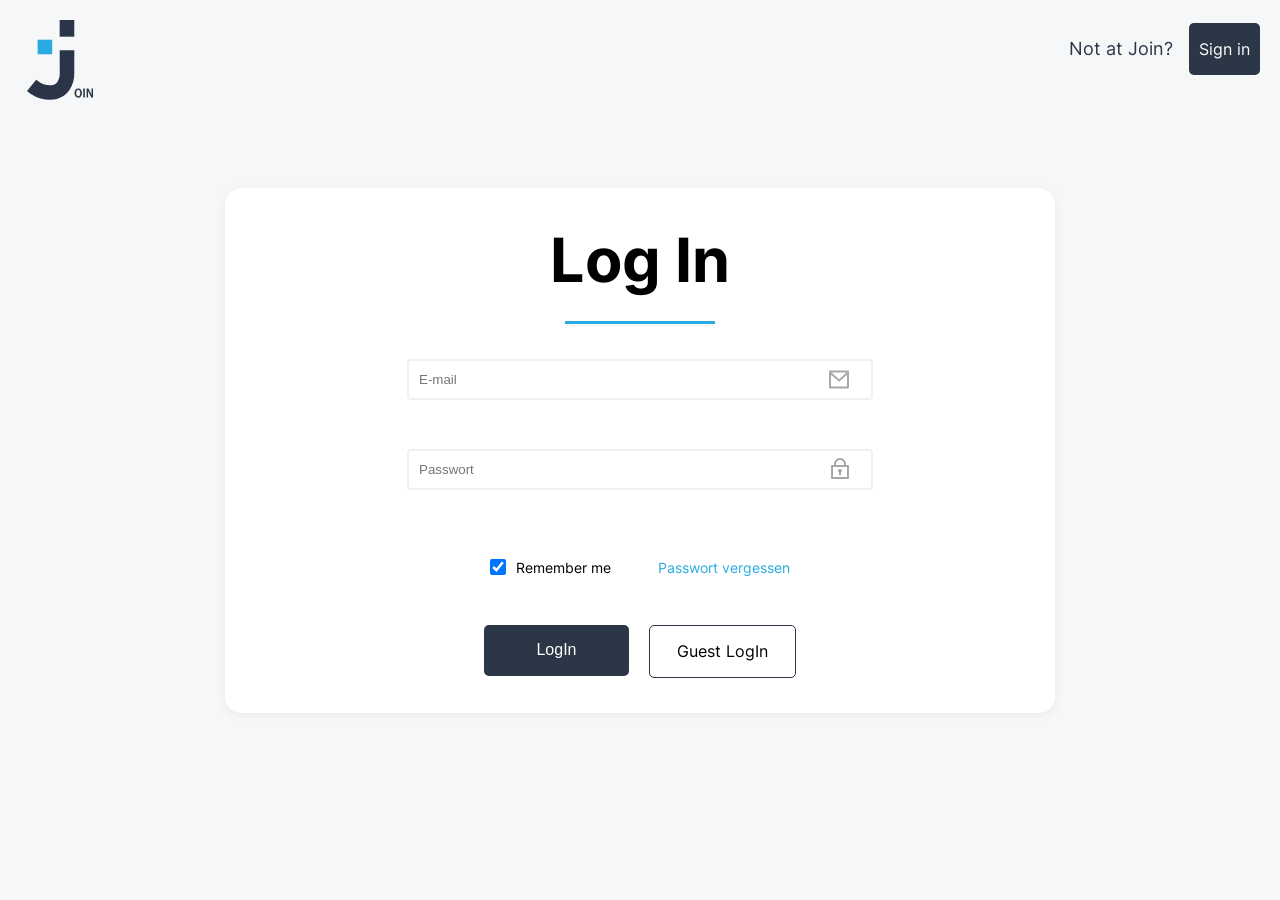
<file: index.html>
<!DOCTYPE html>
<html lang="en">
  <head>
    <meta charset="UTF-8" />
    <meta http-equiv="X-UA-Compatible" content="IE=edge" />
    <meta name="viewport" content="width=device-width, initial-scale=1.0" />
    <link rel="icon" type="image/x-icon" href="https://kbl-developement.de/Join_clone/favicon.ico">
    <title>Join</title>
    <script src="js/login.js"></script>
    <script src="js/script.js"></script>
    <link rel="stylesheet" href="css/fonts.css" />
    <link rel="stylesheet" href="css/login.css" />
    <script src="js/backend.js"></script>
  </head>
  <body onload="getLogin()">
    <div id="start-background" class="start"></div>
    <img id="start-pic" class="logo-big" src="assets/img/logo_main.svg" />
    <div id="newuser-container" class="d-none">
      <p id="new-question">Not at Join?</p>
      <a href="registration.html" id="sign-in">Sign in</a>
    </div>
    <div class="all-container">
      <div id="login-container" class="d-none">
        <h1>Log In</h1>
        <div id="blue-line"></div>
        <form onsubmit="getCurrentUser();return false">
          <input onclick="event.stopPropagation()"
            id="mail-login"
            class="mail-input"
            required
            type="email"
            placeholder="E-mail"
          />
          <div id="password-cont">
            <img id="eyelock" src="assets/img/password-icon.svg" onclick="event.stopPropagation(); getValueLogin('password-login','eyelock')">
          <input onclick="event.stopPropagation()"
            id="password-login"
            class="password-input"
            required
            type="password"
            placeholder="Passwort"
           />
        </div>
          <div class="help-container">
            <!--<p
              id="passwordlog-toggle"
              class="password-toggle"
              onclick="togglePassword('password-login','passwordlog-toggle')"
            >
              Passwort zeigen
            </p>-->
            <div class="container-rember">
              <input id="rememberme" type="checkbox" checked="true" onclick="event.stopPropagation()"><p>Remember me</p> 
            </div>
            <a id="new-password" href="forgot_password.html" onclick="event.stopPropagation()"
              >Passwort vergessen</a
            >
          </div>
          <div id="btn-box">
            <button onclick="event.stopPropagation()" id="login-btn" class="login-btn">LogIn</button>
            <div id="guest-btn" onclick="event.stopPropagation();guestLogin()">Guest LogIn</div>
          </div>
        </form>
      </div>
    </div>
    <!--------------------------popup-------------------------------------------------------->
    <div id="popup-trys" class="d-none popup-user">
      <p class="popup-user-p">
        Nutzer nicht bekannt!<br />Bitte registrieren...
      </p>
    </div>
    <!-----------------------Ende popup------------------------------------------------------->

    <!--------------------------popup-------------------------------------------------------->
    <div id="popup-try-again" class="d-none popup-user">
      <p class="popup-user-p">
        Passwort/Email nicht bekannt!<br />Nochmal versuchen
      </p>
    </div>
    <!-----------------------Ende popup------------------------------------------------------->
  </body>
</html>
</file>
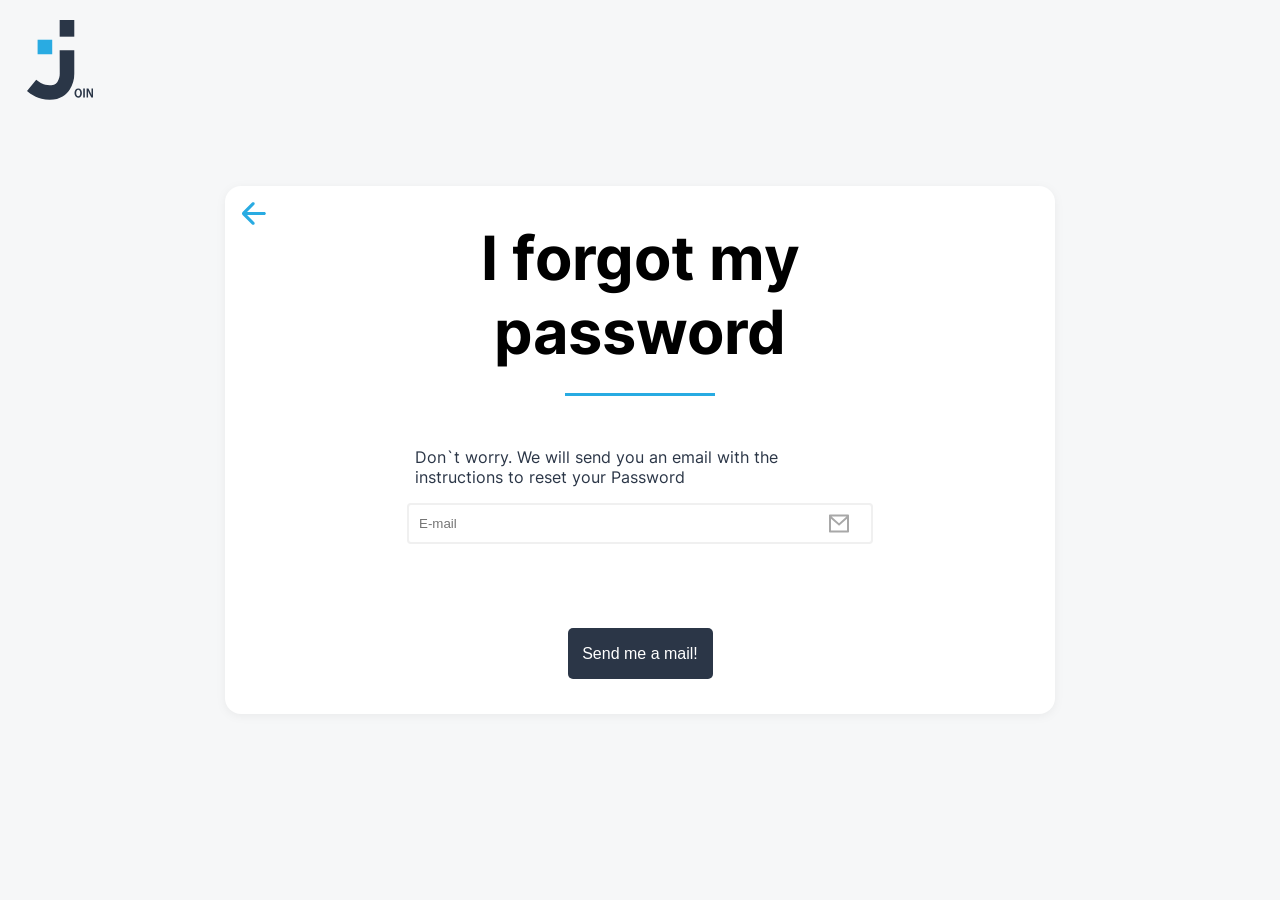
<file: forgot_password.html>
<!DOCTYPE html>
<html lang="en">
  <head>
    <meta charset="UTF-8" />
    <meta http-equiv="X-UA-Compatible" content="IE=edge" />
    <meta name="viewport" content="width=device-width, initial-scale=1.0" />
    <link rel="icon" type="image/x-icon" href="https://kbl-developement.de/Join_clone/favicon.ico">
    <title>Join</title>
    <script src="js/login.js"></script>
    <script src="js/script.js"></script>
    <link rel="stylesheet" href="css/fonts.css" />
    <link rel="stylesheet" href="css/login.css" />
    <script src="js/mini_backend.js"></script>
    <script src="js/backend.js"></script>
  </head>
  <body onload="getUsers()">
    <!---------------------------------popup----------------------------------------------------------------------------------------------------------------------------------->
    <div id="popup-mail" class="d-none">
      <div id="popup-mail-p" class="bottom">
        <img src="assets/img/SendCheck.svg" /> Mail wird gesendet
      </div>
    </div>

    <div id="popup-pw" class="d-none">
      <div id="popup-pw-p" class="bottom">Password reset</div>
    </div>

    <!----------------------------------start-page----------------------------------------------------------------------------------------------------------------------------->
    <img id="start-pic" class="logo-small" src="assets/img/logo_main.svg" />
    <div class="all-container">
      <div id="login-container">
        <a href="login.html"
          ><img id="arrow-back" src="assets/img/back-arrow.svg"
        /></a>
        <h1 id="forgot-head">I forgot my password</h1>
        <div id="blue-line"></div>
        <form onsubmit="openPopupMail();return false">
          <p id="text-reset">
            Don`t worry. We will send you an email with the instructions to
            reset your Password
          </p>
          <input
            id="mail-registration"
            class="mail-input"
            required
            type="email"
            placeholder="E-mail"
          />

          <div id="btn-box">
            <button id="rest-mail-btn" class="login-btn">
              Send me a mail!
            </button>
          </div>
        </form>
      </div>
    </div>
  </body>
</html>
</file>
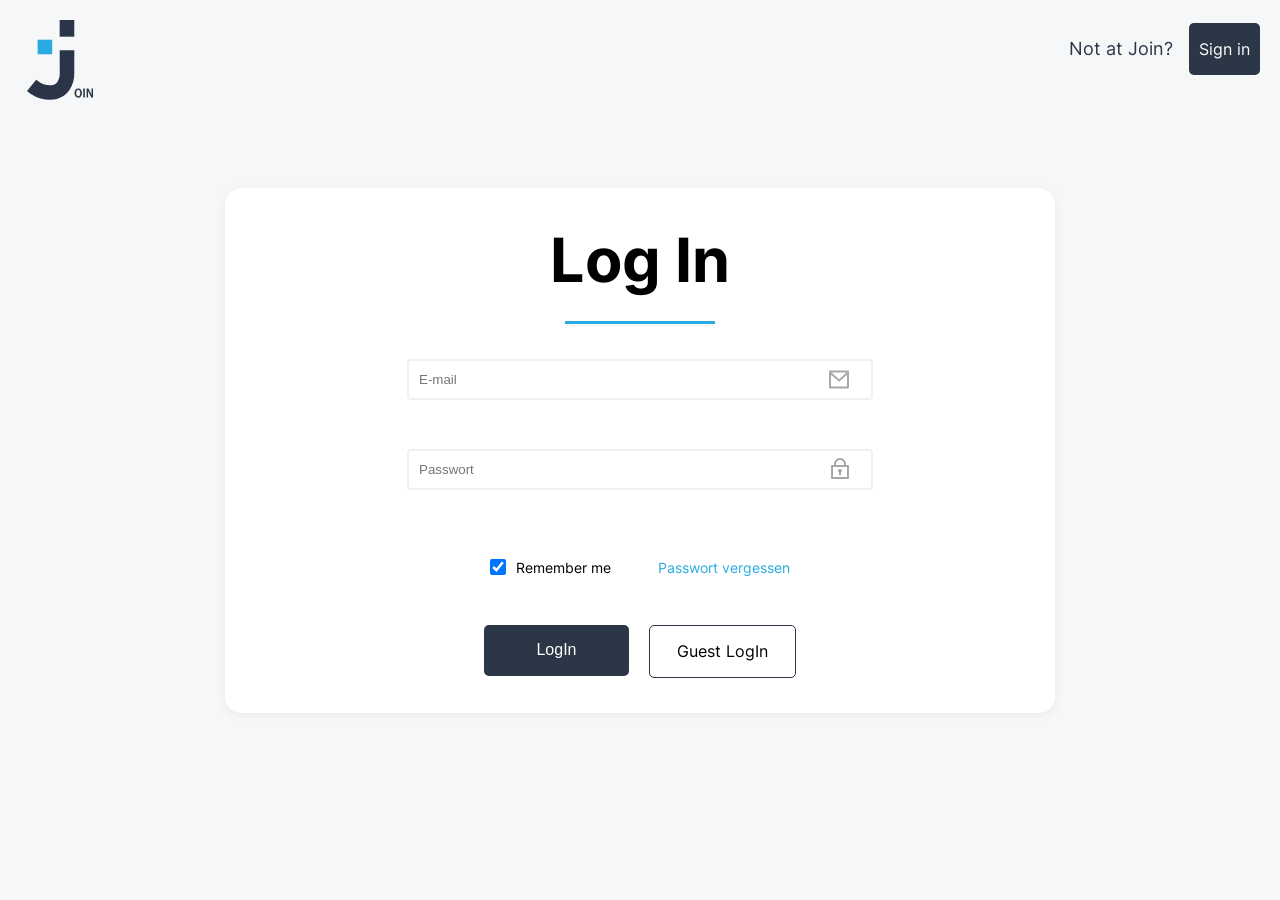
<file: login.html>
<!DOCTYPE html>
<html lang="en">
  <head>
    <meta charset="UTF-8" />
    <meta http-equiv="X-UA-Compatible" content="IE=edge" />
    <meta name="viewport" content="width=device-width, initial-scale=1.0" />
    <link rel="icon" type="image/x-icon" href="https://kbl-developement.de/Join_clone/favicon.ico">
    <title>Join</title>
    <script src="js/login.js"></script>
    <script src="js/script.js"></script>
    <link rel="stylesheet" href="css/fonts.css" />
    <link rel="stylesheet" href="css/login.css" />
    <script src="js/backend.js"></script>
  </head>
  <body onload="getUsers(),remberValueInLogin()">
    <img id="start-pic" class="logo-small" src="assets/img/logo_main.svg" />
    <div class="all-container">
    <div id="newuser-container">
      <p id="new-question">Not at Join?</p>
      <a href="registration.html" id="sign-in">Sign in</a>
    </div>
    <div class="all-container">
    <div id="login-container">
      <h1>Log In</h1>
      <div id="blue-line"></div>
      <form onsubmit="getCurrentUser();return false">
        <input onclick="event.stopPropagation()"
          id="mail-login"
          class="mail-input"
          required
          type="email"
          placeholder="E-mail"
        />
        <div id="password-cont">
          <img id="eyelock" src="assets/img/password-icon.svg" onclick="event.stopPropagation(); getValueLogin('password-login','eyelock')">
        <input onclick="event.stopPropagation()"
          id="password-login"
          class="password-input"
          required
          type="password"
          placeholder="Passwort"
         />
      </div>
        <div class="help-container">
          <div class="container-rember">
            <input id="rememberme" type="checkbox" checked="true" onclick="event.stopPropagation()"><p>Remember me</p> 
          </div>
          <a id="new-password" href="forgot_password.html" onclick="event.stopPropagation()"
            >Passwort vergessen</a
          >
        </div>
        <div id="btn-box">
          <button onclick="event.stopPropagation()" id="login-btn" class="login-btn">LogIn</button>
          <div id="guest-btn" onclick="event.stopPropagation();guestLogin()">Guest LogIn</div>
        </div>
      </form>
    </div>
  </div>
     <!--------------------------popup-------------------------------------------------------->
     <div id="popup-trys" class="d-none popup-user">
      <p class="popup-user-p">Nutzer nicht bekannt!<br>Bitte registrieren...</p>
    </div>
    <!-----------------------Ende popup------------------------------------------------------->

     <!--------------------------popup-------------------------------------------------------->
     <div id="popup-try-again" class="d-none popup-user">
      <p class="popup-user-p">Passwort/Email nicht bekannt!<br>Nochmal versuchen</p>
    </div>
    <!-----------------------Ende popup------------------------------------------------------->


  </body>
</html>
</file>
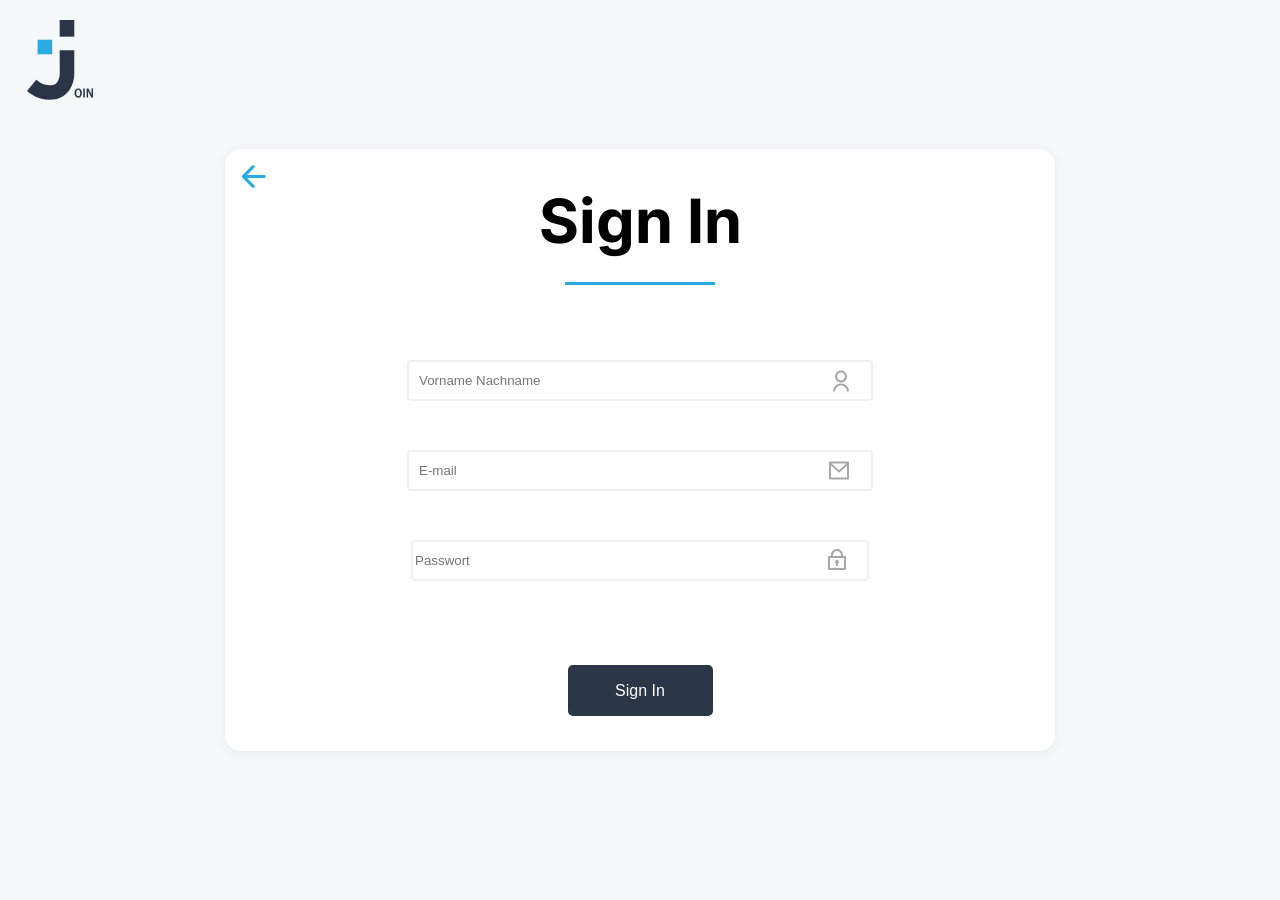
<file: registration.html>
<!DOCTYPE html>
<html lang="en">
  <head>
    <meta charset="UTF-8" />
    <meta http-equiv="X-UA-Compatible" content="IE=edge" />
    <meta name="viewport" content="width=device-width, initial-scale=1.0" />
    <link rel="icon" type="image/x-icon" href="https://kbl-developement.de/Join_clone/favicon.ico">
    <title>Join</title>
    <script src="js/script.js"></script>
    <script src="js/login.js"></script>
    <link rel="stylesheet" href="css/fonts.css" />
    <link rel="stylesheet" href="css/login.css" />
    <script src="js/backend.js"></script>
  </head>
  <body onload="getUsers()">
    <img id="start-pic" class="logo-small" src="assets/img/logo_main.svg" />
    <div class="all-container">
      <div id="login-container">
        <a href="login.html"
          ><img id="arrow-back" src="assets/img/back-arrow.svg"
        /></a>
        <h1>Sign In</h1>
        <div id="blue-line"></div>
        <form
          onsubmit="sign();return false"
          onclick="cleanLogin('name-registration','mail-registration','password-registration')"
        >
          <input
            onclick="event.stopPropagation()"
            id="name-registration"
            class="name-input"
            required
            type="name"
            placeholder="Vorname Nachname"
            pattern="[A-ZÄÜÖ][a-zäüö]* +[A-ZÄÜÖ][a-zäüö]*"
            oninvalid="this.setCustomValidity('Please enter 1 firstname and 1 lastname with first letter capital!')"
            oninput="setCustomValidity('')"
          />
          <input
            onclick="event.stopPropagation()"
            id="mail-registration"
            class="mail-input"
            required
            type="email"
            placeholder="E-mail"
          />

          <div id="password-cont">
            <img
              id="eyelock"
              src="assets/img/password-icon.svg"
              onclick="event.stopPropagation();changePic('password-registration','eyelock')"
            />
            <input
              onclick="event.stopPropagation()"
              id="password-registration"
              class="password-input"
              required
              type="password"
              placeholder="Passwort"
            />
          </div>
          <!--<div class="help-container">
          <p
            id="passwordreg-toggle"
            onclick="togglePassword('password-registration','passwordreg-toggle')"
          >
            Passwort zeigen
          </p>
        </div>-->
          <div id="btn-box">
            <button
              id="sign-btn"
              class="login-btn"
              onclick="event.stopPropagation()"
            >
              Sign In
            </button>
          </div>
        </form>
      </div>
    </div>
    <!--------------------------popup-------------------------------------------------------->
    <div id="popup-user" class="d-none popup-user">
      <p class="popup-user-p">
        Username oder Email bereits registriert!<br />Bitte einloggen!
      </p>
    </div>
    <!-----------------------Ende popup------------------------------------------------------->
  </body>
</html>
</file>
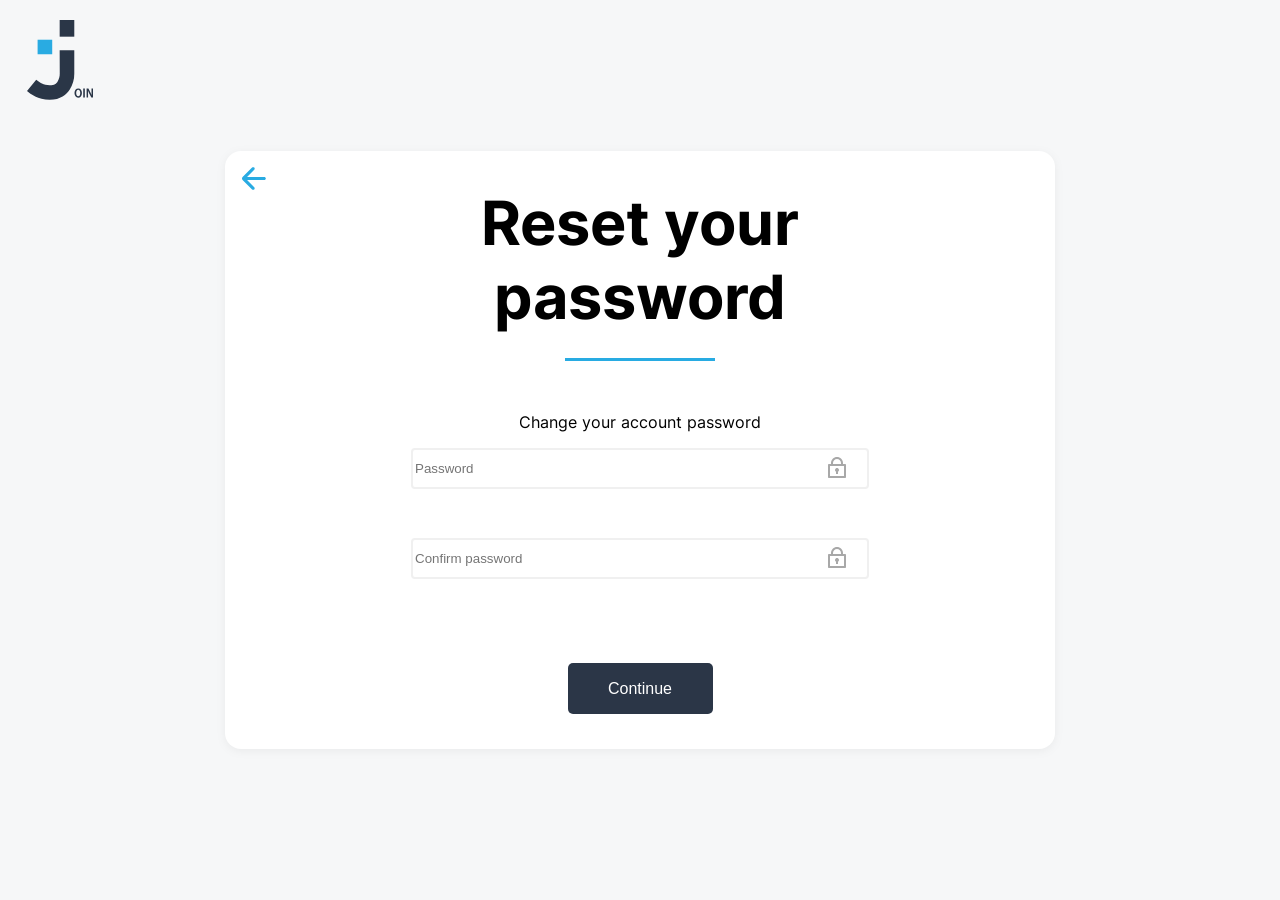
<file: reset_password.html>
<!DOCTYPE html>
<html lang="en">
  <head>
    <meta charset="UTF-8" />
    <meta http-equiv="X-UA-Compatible" content="IE=edge" />
    <meta name="viewport" content="width=device-width, initial-scale=1.0" />
    <link rel="icon" type="image/x-icon" href="https://kbl-developement.de/Join_clone/favicon.ico">
    <title>Join</title>
    <script src="js/login.js"></script>
    <script src="js/script.js"></script>
    <link rel="stylesheet" href="css/fonts.css" />
    <link rel="stylesheet" href="css/login.css" />
    <script src="js/backend.js"></script>
  </head>
  <body onload="getUsers()">
    <!---------------------------------popup----------------------------------------------------------------------------------------------------------------------------------->
    <div id="popup-pw" class="d-none">
      <img id="popup-pw-p" class="bottom" src="assets/img/password_reset.png" />
    </div>
    <!--------------------------------------main--------------------------------------------------->
    <img id="start-pic" class="logo-small" src="assets/img/logo_main.svg" />
    <div class="all-container">
      <div id="login-container">
        <a href="login.html"
          ><img id="arrow-back" src="assets/img/back-arrow.svg"
        /></a>
        <h1>Reset your password</h1>
        <div id="blue-line"></div>
        <p>Change your account password</p>

        <form
          onsubmit="set_new_password();return false"
          onclick="cleanLogin('reseted-password','reseted-password2')"
        >
          <div id="password-cont">
            <img
              id="eyelock"
              src="assets/img/password-icon.svg"
              onclick="changePic('reseted-password')"
            />
            <input
              onclick="event.stopPropagation()"
              id="reseted-password"
              class="password-input"
              required
              type="password"
              placeholder="Password"
            />
          </div>
          <div id="password-cont">
            <img
              id="eyelock"
              src="assets/img/password-icon.svg"
              onclick="event.stopPropagation();changePic('reseted-password2')"
            />
            <input
              onclick="event.stopPropagation()"
              id="reseted-password2"
              class="password-input"
              required
              type="password"
              placeholder="Confirm password"
            />
          </div>
          <div id="confirm-info" class="d-none">Passwörter ungleich</div>
          <!-- <div class="help-container">
          <p
            id="passwordreg-toggle"
            onclick="togglePassword('reseted-password','passwordreg-toggle');togglePassword('reseted-password2','passwordreg-toggle')"
          >
           Passwort zeigen
          </p>
        </div>-->
          <div id="btn-box">
            <button
              id="sign-btn"
              class="login-btn"
              onclick="event.stopPropagation()"
            >
              Continue
            </button>
          </div>
        </form>
      </div>
    </div>
  </body>
</html>
</file>
<file: css/fonts.css>
/* inter-100 - latin */
@font-face {
  font-family: 'Inter';
  font-style: normal;
  font-weight: 100;
  src: url('../fonts/inter-v12-latin-100.eot'); /* IE9 Compat Modes */
  src: local(''),
       url('../fonts/inter-v12-latin-100.eot?#iefix') format('embedded-opentype'), /* IE6-IE8 */
       url('../fonts/inter-v12-latin-100.woff2') format('woff2'), /* Super Modern Browsers */
       url('../fonts/inter-v12-latin-100.woff') format('woff'), /* Modern Browsers */
       url('../fonts/inter-v12-latin-100.ttf') format('truetype'), /* Safari, Android, iOS */
       url('../fonts/inter-v12-latin-100.svg#Inter') format('svg'); /* Legacy iOS */
}
/* inter-200 - latin */
@font-face {
  font-family: 'Inter';
  font-style: normal;
  font-weight: 200;
  src: url('../fonts/inter-v12-latin-200.eot'); /* IE9 Compat Modes */
  src: local(''),
       url('../fonts/inter-v12-latin-200.eot?#iefix') format('embedded-opentype'), /* IE6-IE8 */
       url('../fonts/inter-v12-latin-200.woff2') format('woff2'), /* Super Modern Browsers */
       url('../fonts/inter-v12-latin-200.woff') format('woff'), /* Modern Browsers */
       url('../fonts/inter-v12-latin-200.ttf') format('truetype'), /* Safari, Android, iOS */
       url('../fonts/inter-v12-latin-200.svg#Inter') format('svg'); /* Legacy iOS */
}
/* inter-300 - latin */
@font-face {
  font-family: 'Inter';
  font-style: normal;
  font-weight: 300;
  src: url('../fonts/inter-v12-latin-300.eot'); /* IE9 Compat Modes */
  src: local(''),
       url('../fonts/inter-v12-latin-300.eot?#iefix') format('embedded-opentype'), /* IE6-IE8 */
       url('../fonts/inter-v12-latin-300.woff2') format('woff2'), /* Super Modern Browsers */
       url('../fonts/inter-v12-latin-300.woff') format('woff'), /* Modern Browsers */
       url('../fonts/inter-v12-latin-300.ttf') format('truetype'), /* Safari, Android, iOS */
       url('../fonts/inter-v12-latin-300.svg#Inter') format('svg'); /* Legacy iOS */
}
/* inter-regular - latin */
@font-face {
  font-family: 'Inter';
  font-style: normal;
  font-weight: 400;
  src: url('../fonts/inter-v12-latin-regular.eot'); /* IE9 Compat Modes */
  src: local(''),
       url('../fonts/inter-v12-latin-regular.eot?#iefix') format('embedded-opentype'), /* IE6-IE8 */
       url('../fonts/inter-v12-latin-regular.woff2') format('woff2'), /* Super Modern Browsers */
       url('../fonts/inter-v12-latin-regular.woff') format('woff'), /* Modern Browsers */
       url('../fonts/inter-v12-latin-regular.ttf') format('truetype'), /* Safari, Android, iOS */
       url('../fonts/inter-v12-latin-regular.svg#Inter') format('svg'); /* Legacy iOS */
}
/* inter-500 - latin */
@font-face {
  font-family: 'Inter';
  font-style: normal;
  font-weight: 500;
  src: url('../fonts/inter-v12-latin-500.eot'); /* IE9 Compat Modes */
  src: local(''),
       url('../fonts/inter-v12-latin-500.eot?#iefix') format('embedded-opentype'), /* IE6-IE8 */
       url('../fonts/inter-v12-latin-500.woff2') format('woff2'), /* Super Modern Browsers */
       url('../fonts/inter-v12-latin-500.woff') format('woff'), /* Modern Browsers */
       url('../fonts/inter-v12-latin-500.ttf') format('truetype'), /* Safari, Android, iOS */
       url('../fonts/inter-v12-latin-500.svg#Inter') format('svg'); /* Legacy iOS */
}
/* inter-600 - latin */
@font-face {
  font-family: 'Inter';
  font-style: normal;
  font-weight: 600;
  src: url('../fonts/inter-v12-latin-600.eot'); /* IE9 Compat Modes */
  src: local(''),
       url('../fonts/inter-v12-latin-600.eot?#iefix') format('embedded-opentype'), /* IE6-IE8 */
       url('../fonts/inter-v12-latin-600.woff2') format('woff2'), /* Super Modern Browsers */
       url('../fonts/inter-v12-latin-600.woff') format('woff'), /* Modern Browsers */
       url('../fonts/inter-v12-latin-600.ttf') format('truetype'), /* Safari, Android, iOS */
       url('../fonts/inter-v12-latin-600.svg#Inter') format('svg'); /* Legacy iOS */
}
/* inter-700 - latin */
@font-face {
  font-family: 'Inter';
  font-style: normal;
  font-weight: 700;
  src: url('../fonts/inter-v12-latin-700.eot'); /* IE9 Compat Modes */
  src: local(''),
       url('../fonts/inter-v12-latin-700.eot?#iefix') format('embedded-opentype'), /* IE6-IE8 */
       url('../fonts/inter-v12-latin-700.woff2') format('woff2'), /* Super Modern Browsers */
       url('../fonts/inter-v12-latin-700.woff') format('woff'), /* Modern Browsers */
       url('../fonts/inter-v12-latin-700.ttf') format('truetype'), /* Safari, Android, iOS */
       url('../fonts/inter-v12-latin-700.svg#Inter') format('svg'); /* Legacy iOS */
}
/* inter-800 - latin */
@font-face {
  font-family: 'Inter';
  font-style: normal;
  font-weight: 800;
  src: url('../fonts/inter-v12-latin-800.eot'); /* IE9 Compat Modes */
  src: local(''),
       url('../fonts/inter-v12-latin-800.eot?#iefix') format('embedded-opentype'), /* IE6-IE8 */
       url('../fonts/inter-v12-latin-800.woff2') format('woff2'), /* Super Modern Browsers */
       url('../fonts/inter-v12-latin-800.woff') format('woff'), /* Modern Browsers */
       url('../fonts/inter-v12-latin-800.ttf') format('truetype'), /* Safari, Android, iOS */
       url('../fonts/inter-v12-latin-800.svg#Inter') format('svg'); /* Legacy iOS */
}
/* inter-900 - latin */
@font-face {
  font-family: 'Inter';
  font-style: normal;
  font-weight: 900;
  src: url('../fonts/inter-v12-latin-900.eot'); /* IE9 Compat Modes */
  src: local(''),
       url('../fonts/inter-v12-latin-900.eot?#iefix') format('embedded-opentype'), /* IE6-IE8 */
       url('../fonts/inter-v12-latin-900.woff2') format('woff2'), /* Super Modern Browsers */
       url('../fonts/inter-v12-latin-900.woff') format('woff'), /* Modern Browsers */
       url('../fonts/inter-v12-latin-900.ttf') format('truetype'), /* Safari, Android, iOS */
       url('../fonts/inter-v12-latin-900.svg#Inter') format('svg'); /* Legacy iOS */
}
</file>
<file: css/login.css>
body {
  top: 0;
  left: 0;
  height: 100vh;
  width: 100%;
  margin: 0;

  font-family: "Inter";
}

.all-container {
  background-color: rgb(246, 247, 248);
  display: flex;
  align-items: center;
  justify-content: center;
  height: 100vh;
}

#start-pic {
  z-index: 10;
  object-fit: contain;
  transition: all 450ms ease-in-out;
}

#start-background {
  position: absolute;
  width: 100%;
  height: 100vh;
  transition: all 75ms ease-in-out;
}

.start {
  opacity: 1;
  background-color: white;
}

.stop {
  opacity: 0;
}

.logo-big {
  width: 150px;
  height: 150px;
  position: absolute;
  left: 47%;
  top: 47%;
}

.logo-small {
  width: 80px;
  height: 80px;
  position: absolute;
  top: 20px;
  left: 20px;
}

.d-none {
  display: none !important;
}

#login-container {
  position: relative;
  display: flex;
  justify-content: center;
  align-items: center;
  flex-direction: column;
  width: 600px;
  background-color: white;
  border-radius: 16px;
  box-shadow: 0px 2px 8px 0px rgba(128, 128, 128, 0.103);
  padding-top: 35px;
  padding-bottom: 35px;
  padding-left: 115px;
  padding-right: 115px;
}

login-container h1{
  text-align: center;
}

h1 {
  font-size: 61px;
  margin: unset;
  text-align: center;
}

input {
  border: solid 2px rgba(128, 128, 128, 0.122);
  border-radius: 4px;
  height: 35px;
  width: 450px;
  margin-bottom: 49px;
}

form {
  display: flex;
  flex-direction: column;
  justify-content: center;
  align-items: center;
  width: 450px;
}

#blue-line {
  width: 150px;
  border-top: solid 3px rgb(40, 171, 226);
  margin-top: 24px;
  margin-bottom: 35px;
}
.mail-input {
  background-image: url("../assets/img/email-icon.svg");
  background-position: 95% 50%;
  padding-left: 10px;
  background-repeat: no-repeat;
}

/*.password-input {
  background-image: url("../assets/img/password-icon.svg");
  background-position: 95% 50%;
  padding-left: 10px;
  background-repeat: no-repeat;
}*/

.name-input {
  background-image: url("../assets/img/name.svg");
  background-position: 95% 50%;
  padding-left: 10px;
  background-repeat: no-repeat;
  margin-top: 40px;
}

#password-cont {
  display: flex;
  position: relative;
}

#password-login {
  padding-left: 10px;
}

#eyelock {
  position: absolute;
  left: 91%;
  top: 10%;
  cursor: pointer;
}

#eyelock2 {
  position: absolute;
  left: 91%;
  top: 10%;
  cursor: pointer;
}

#confirm-info{
  color:red;
  font-size:12px;
  width: 100%;
  margin-top: -40px;
}

.help-container {
  display: flex;
  justify-content: space-between;
  width: 300px;
  margin-top: 6px;
  margin-left: 43.5px;
  margin-right: 43.5px;
}

#passwordreg-toggle {
  cursor: pointer;
}

.container-rember {
  display: flex;
  font-size: 14px;
  align-items: center;
  justify-content: center;
}

#rememberme {
  width: 16px;
  height: 16px;
  margin-right: 10px;
  margin-left: 0;
  margin-bottom: 0;
  margin-top: 0;
  cursor: pointer;
}

.password-toggle {
  color: rgb(43, 54, 71);
  font-size: 14px;
  cursor: pointer;
}

#new-password {
  color: rgb(40, 171, 226);
  font-size: 14px;
  cursor: pointer;
  text-decoration: none;
  display: flex;
  align-items: center;
}

#btn-box {
  display: flex;
  justify-content: center;
  margin-top: 35px;
  width: 342px;
  gap: 20px;
}

.login-btn {
  background-color: rgb(43, 54, 71);
  border-radius: 5px;
  cursor: pointer;
  color: white;
  padding: 12px;
  font-size: 16px;
  border: transparent;
  min-width: 145px;
  height: 51px;
}

.login-btn:hover {
  background-color: rgb(40, 171, 226);
  cursor: pointer;
  box-shadow: rgba(0, 0, 0, 0.16) 0px 3px 6px, rgba(0, 0, 0, 0.23) 0px 3px 6px;
}

#guest-btn {
  background-color: white;
  border: solid 1px rgb(43, 54, 71);
  border-radius: 5px;
  cursor: pointer;
  width: 145px;
  height: 51px;
  display: flex;
  align-items: center;
  font-size: 16px;
  padding: auto;
  display: flex;
  align-items: center;
  justify-content: center;
}

#guest-btn:hover {
  border: solid 1px rgb(40, 171, 226);
  color: rgb(40, 171, 226);
  cursor: pointer;
  box-shadow: rgba(0, 0, 0, 0.16) 0px 3px 6px, rgba(0, 0, 0, 0.23) 0px 3px 6px;
}

#newuser-container {
  position: absolute;
  top: 20px;
  right: 20px;
  display: flex;
  justify-content: center;
  align-items: center;
}

#newuser-container a:hover {
  background-color: rgb(40, 171, 226);
  cursor: pointer;
  box-shadow: rgba(0, 0, 0, 0.16) 0px 3px 6px, rgba(0, 0, 0, 0.23) 0px 3px 6px;
}

#new-question {
  color: rgb(43, 54, 71);
  font-size: 18px;
  margin-right: 16px;
}

#sign-in {
  height: 32px;
  background-color: rgb(43, 54, 71);
  color: white;
  border-radius: 5px;
  cursor: pointer;
  text-decoration: none;
  display: flex;
  align-items: center;
  padding: 10px;
}

#arrow-back {
  position: absolute;
  top: 16px;
  left: 16px;
}

#text-reset {
  color: rgb(43, 54, 71);
  font-size: 16px;
}

#popup-mail {
  position: absolute;
  top: 0;
  right: 0;
  width: 100%;
  height: 100vh;
  z-index: 3;
  background-color: transparent;
}

#popup-pw {
  position: absolute;
  top: 0;
  right: 0;
  width: 100%;
  height: 100vh;
  z-index: 3;
  background-color: transparent;
}

.center {
  bottom: 50%;
}

.bottom {
  bottom: 0;
}

#popup-mail-p {
  padding: 20px;
  position: absolute;
  height: 40px;
  width: 220px;
  border-radius: 16px;
  background-color: rgb(43, 54, 71);
  text-align: center;
  color: white;
  font-size: 20px;
  transition: all 2000ms ease-in-out;
  left: calc(100vw - 50% - 12%);
  font-size: 18px;
}

#popup-pw-p {
  padding: 20px;
  position: absolute;
  height: 5%;
  width: 20%;
  border-radius: 16px;
  background-color: rgb(43, 54, 71);
  text-align: center;
  color: white;
  font-size: 20px;
  transition: all 2000ms ease-in-out;
  left: calc(100vw - 50% - 12%);
  font-size: 18px;
  display: flex;
  justify-content: center;
  align-items: center;
}

.popup-user-p {
  padding: 20px;
  height: 20%;
  width: 30%;
  border-radius: 16px;
  background-color: rgb(43, 54, 71);
  text-align: center;
  color: white;
  font-size: 20px;
  font-size: 18px;
  display: flex;
  justify-content: center;
  align-items: center;
}

.popup-user {
  position: absolute;
  top: 0;
  right: 0;
  width: 100%;
  height: 100vh;
  z-index: 3;
  background-color: transparent;
  display: flex;
  justify-content: center;
  align-items: center;
}

button {
  cursor: pointer;
}

#forgot-head {
  text-align: center;
}

@media screen and (max-width: 900px) {
  #login-container {
    width: 450px;
  }
}

@media screen and (max-width: 700px) {
  .start {
    opacity: 1;
    background-color: gray;
  }

  .logo-big {
    width: 80px;
    height: 80px;
    object-fit: contain;
    position: absolute;
    margin: auto;
  }

  .logo-small {
    margin: 0;
  }

  h1 {
    margin-bottom: 10px;
  }
  #newuser-container {
    transform: scale(0.8);
    left: 0;
    top: unset;
    bottom: 20px;
  }

  #start-pic {
    transform: scale(0.7);
  }

  input {
    width: -webkit-fill-available;
  }

  #login-container {
    height: 70vh;
    width: 400px !important;
    padding-right: 50px;
    padding-left: 50px;
  }

  form {
    width: 100%;
    padding-left: 0;
    padding-right: 0;
    align-items: flex-start;
    margin-top: 20px;
  }

  #passwordreg-toggle {
    font-size: 14px;
    padding: 10px;
    margin-top: 0;
    margin-bottom: 0;
    font-size: 12px;
    cursor: pointer;
  }

  #password-cont {
    width: 100%;
  }

  #forgot-head {
    text-align: center;
  }

  .container-rember {
    display: flex;
    font-size: 14px;
    align-items: center;
    justify-content: flex-start;
    margin-left: 10px;
    margin-top: 31px;
  }

  #password-login {
    margin-bottom: unset !important;
  }

  #new-password {
    margin-left: 10px;
    font-size: 12px;
    cursor: pointer;
  }

  .help-container {
    flex-direction: column-reverse;
    margin-left: 0;
  }

  #login-btn {
    width: 180px;
    height: 51px;
  }

  #btn-box {
    display: flex;
    justify-content: center;
    margin-top: 20px;
    flex-direction: column;
    justify-content: center;
    align-items: center;
    margin: auto;
    padding-top: 20px;
    width: unset;
  }

  #guest-btn {
    width: 180px;
    height: 51px;
  }

  #popup-mail-p {
    font-size: 16px;
    min-width: 150px;
    padding: 2%;
  }

  #popup-mail img {
    transform: scale(0.8);
  }

  #blue-line {
    width: 88px;
  }

  #eyelock {
    top: 20%;
  }
}

@media screen and (max-width: 480px) {
  h1 {
    font-size: 45px;
  }

  #login-container {
    justify-content: center;
    width: 230px !important;
  }

  #new-password {
    margin-left: 10px;
  }

  form {
    padding-left: 0;
    padding-right: 0;
    align-items: flex-start;
    width: 100%;
  }

  #eyelock {
    position: absolute;
    left: 87%;
    top: 20%;
    cursor: pointer;
  }
}

@media screen and (max-width: 375px) {
  #login-container {
    transform: scale(0.8);
  }

  #newuser-container {
    transform: scale(0.8);
  }

  #new-question {
    font-size: 14px;
  }

  #sign-in {
    font-size: 14px;
  }

  login-container h1{
    font-size:30px;
  }
}
</file>
